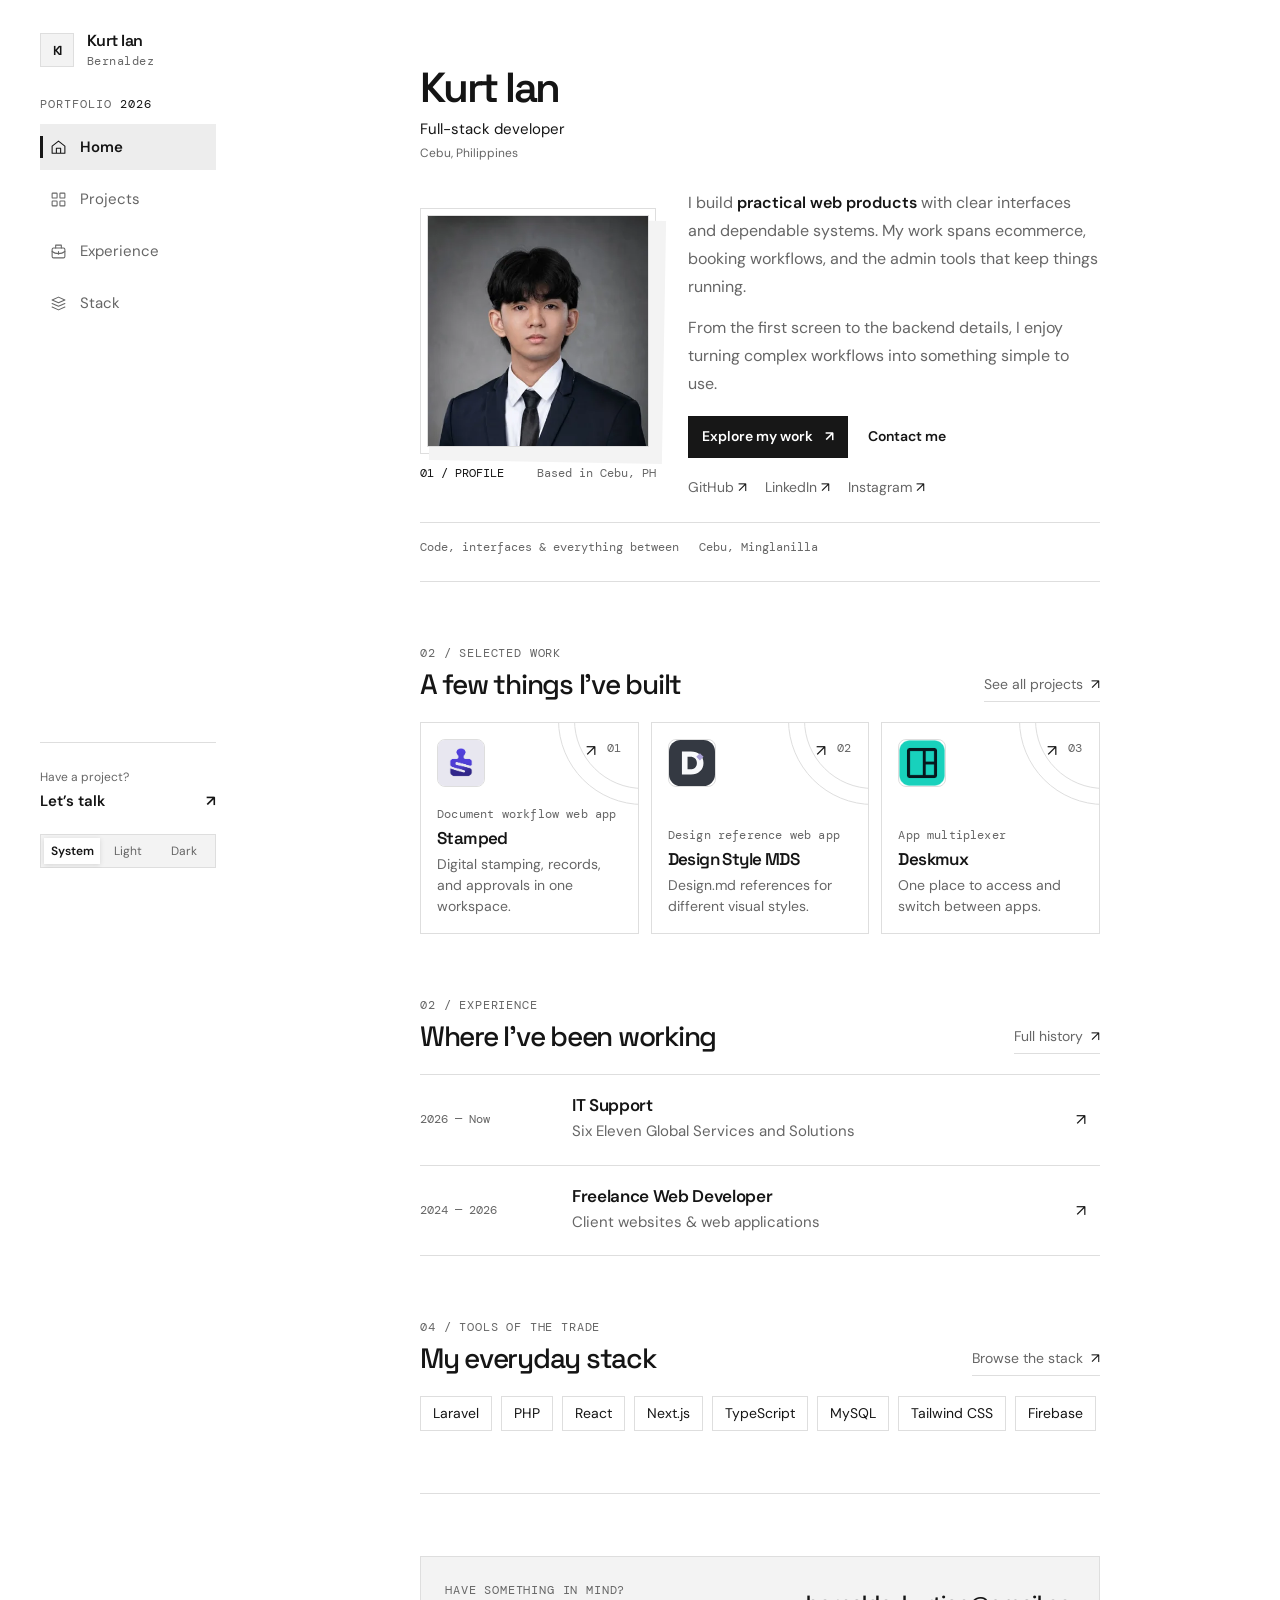
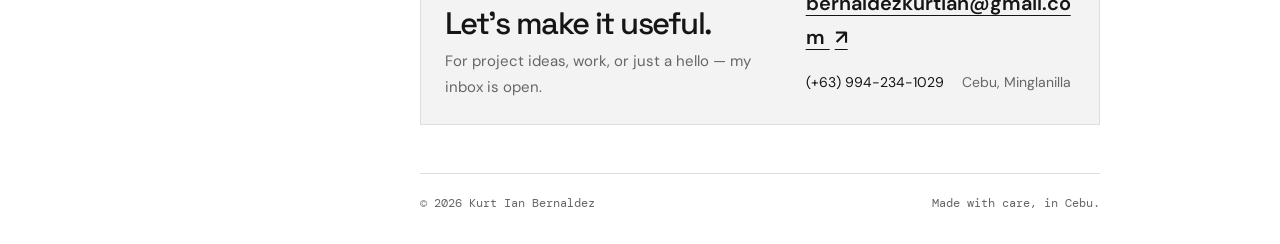
<file: index.html>
<!doctype html>
<html lang="en" data-theme="system">
<head>
    <meta charset="UTF-8">
    <meta name="viewport" content="width=device-width, initial-scale=1.0">
    <meta name="description" content="Kurt Ian Bernaldez is a full-stack developer in Cebu, Philippines, building practical web products and dependable systems.">
    <title>Kurt Ian Bernaldez — Full-Stack Developer</title>
    <link rel="icon" type="image/png" href="images/logo-favicon.png">
    <script src="scripts/main.js"></script>
    <link rel="preconnect" href="https://fonts.googleapis.com">
    <link rel="preconnect" href="https://fonts.gstatic.com" crossorigin>
    <link href="https://fonts.googleapis.com/css2?family=DM+Mono:wght@400;500&family=DM+Sans:wght@400;500;600;700&family=Space+Grotesk:wght@400;500;600;700&display=swap" rel="stylesheet">
    <link rel="stylesheet" href="styles/main.css">
</head>
<body class="home-page">
    <a class="skip-link" href="#main-content">Skip to content</a>
    <div class="site-shell">
        <aside class="sidebar" aria-label="Portfolio navigation">
            <a class="sidebar-brand" href="index.html" aria-label="Kurt Ian Bernaldez, home">
                <span class="brand-mark" aria-hidden="true">KI</span>
                <span class="brand-name">Kurt Ian<small>Bernaldez</small></span>
            </a>
            <p class="sidebar-caption">Portfolio <span>2026</span></p>
            <nav class="page-nav" aria-label="Main navigation">
                <a href="index.html" aria-current="page"><svg viewBox="0 0 24 24" aria-hidden="true"><path d="m3 10 9-7 9 7v10H3Z M9 20v-7h6v7"/></svg><span>Home</span></a>
                <a href="projects.html"><svg viewBox="0 0 24 24" aria-hidden="true"><rect x="3" y="3" width="7" height="7" rx="1"/><rect x="14" y="3" width="7" height="7" rx="1"/><rect x="3" y="14" width="7" height="7" rx="1"/><rect x="14" y="14" width="7" height="7" rx="1"/></svg><span>Projects</span></a>
                <a href="experience.html"><svg viewBox="0 0 24 24" aria-hidden="true"><rect x="3" y="7" width="18" height="14" rx="2"/><path d="M8 7V3h8v4 M3 12c5 4 13 4 18 0 M12 12v4"/></svg><span>Experience</span></a>
                <a href="stack.html"><svg viewBox="0 0 24 24" aria-hidden="true"><path d="m3 7 9-4 9 4-9 4Z M3 12l9 4 9-4 M3 17l9 4 9-4"/></svg><span>Stack</span></a>
            </nav>
            <div class="sidebar-bottom">
                <a class="sidebar-contact" href="mailto:bernaldezkurtian@gmail.com"><span>Have a project?</span><strong>Let’s talk <span aria-hidden="true">↗</span></strong></a>
                <fieldset class="theme-switcher">
                    <legend class="visually-hidden">Color theme</legend>
                    <label><input type="radio" name="theme" value="system" checked><span>System</span></label>
                    <label><input type="radio" name="theme" value="light"><span>Light</span></label>
                    <label><input type="radio" name="theme" value="dark"><span>Dark</span></label>
                </fieldset>
            </div>
        </aside>

        <div class="page-column">
            <main id="main-content" tabindex="-1">
                <section class="profile-intro" id="home" aria-labelledby="intro-title">
                    <div class="profile-heading" data-reveal>
                        <div><h1 id="intro-title">Kurt Ian</h1><p class="profile-role">Full-stack developer<br><span>Cebu, Philippines</span></p></div>
                    </div>
                    <div class="profile-body">
                        <figure class="portrait-figure" data-reveal>
                            <div class="portrait-frame"><img class="profile-photo" src="images/portrait.webp" alt="Kurt Ian Bernaldez" width="400" height="418" fetchpriority="high"></div>
                            <figcaption><span>01 / PROFILE</span><span>Based in Cebu, PH</span></figcaption>
                        </figure>
                        <div class="profile-copy" data-reveal>
                            <p class="intro-copy">I build <strong>practical web products</strong> with clear interfaces and dependable systems. My work spans ecommerce, booking workflows, and the admin tools that keep things running.</p>
                            <p class="intro-copy">From the first screen to the backend details, I enjoy turning complex workflows into something simple to use.</p>
                            <div class="profile-actions"><a class="button button-primary" href="projects.html">Explore my work <span aria-hidden="true">↗</span></a><a class="text-link" href="mailto:bernaldezkurtian@gmail.com">Contact me</a></div>
                            <div class="social-links" aria-label="Social profiles">
                                <a href="https://github.com/kurtianbernaldez" target="_blank" rel="noopener noreferrer">GitHub <span aria-hidden="true">↗</span></a>
                                <a href="https://www.linkedin.com/in/kurt-ian-bernaldez-a79a5b2b5/" target="_blank" rel="noopener noreferrer">LinkedIn <span aria-hidden="true">↗</span></a>
                                <a href="https://www.instagram.com/kvisuals.dev/" target="_blank" rel="noopener noreferrer">Instagram <span aria-hidden="true">↗</span></a>
                            </div>
                        </div>
                    </div>
                    <div class="profile-meta"><span>Code, interfaces &amp; everything between</span><span>Cebu, Minglanilla</span></div>
                </section>

                <section class="content-section selected-section" aria-labelledby="projects-title" data-reveal>
                    <div class="section-heading">
                        <div><p class="section-kicker">02 / Selected work</p><h2 id="projects-title">A few things I’ve built</h2></div>
                        <a class="section-link" href="projects.html">See all projects <span aria-hidden="true">↗</span></a>
                    </div>
                    <div class="featured-grid">
                        <a class="featured-project featured-project--stamped" href="projects.html#project-stamped">
                            <span class="featured-index">01</span><img src="images/stamped.png" alt="" width="72" height="72" loading="lazy">
                            <div><p class="project-type">Document workflow web app</p><h3>Stamped</h3><p>Digital stamping, records, and approvals in one workspace.</p></div><span class="project-arrow" aria-hidden="true">↗</span>
                        </a>
                        <a class="featured-project featured-project--styles" href="projects.html#project-design-style-mds">
                            <span class="featured-index">02</span><img src="images/design-style-mds.svg" alt="" width="72" height="72" loading="lazy">
                            <div><p class="project-type">Design reference web app</p><h3>Design Style MDS</h3><p>Design.md references for different visual styles.</p></div><span class="project-arrow" aria-hidden="true">↗</span>
                        </a>
                        <a class="featured-project featured-project--deskmux" href="projects.html#project-deskmux">
                            <span class="featured-index">03</span><img src="images/deskmux-logo.png" alt="" width="72" height="72" loading="lazy">
                            <div><p class="project-type">App multiplexer</p><h3>Deskmux</h3><p>One place to access and switch between apps.</p></div><span class="project-arrow" aria-hidden="true">↗</span>
                        </a>
                    </div>
                </section>

                <section class="content-section" aria-labelledby="experience-title" data-reveal>
                    <div class="section-heading">
                        <div><p class="section-kicker">02 / Experience</p><h2 id="experience-title">Where I’ve been working</h2></div>
                        <a class="section-link" href="experience.html">Full history <span aria-hidden="true">↗</span></a>
                    </div>
                    <ol class="experience-preview">
                        <li><a class="experience-preview-link" href="experience.html"><time datetime="2026-09">2026 — Now</time><div><h3>IT Support</h3><p>Six Eleven Global Services and Solutions</p></div><span class="list-arrow" aria-hidden="true">↗</span></a></li>
                        <li><a class="experience-preview-link" href="experience.html"><time datetime="2024">2024 — 2026</time><div><h3>Freelance Web Developer</h3><p>Client websites &amp; web applications</p></div><span class="list-arrow" aria-hidden="true">↗</span></a></li>
                    </ol>
                </section>

                <section class="content-section stack-preview" aria-labelledby="stack-title" data-reveal>
                    <div class="section-heading">
                        <div><p class="section-kicker">04 / Tools of the trade</p><h2 id="stack-title">My everyday stack</h2></div>
                        <a class="section-link" href="stack.html">Browse the stack <span aria-hidden="true">↗</span></a>
                    </div>
                    <ul class="stack-tags"><li>Laravel</li><li>PHP</li><li>React</li><li>Next.js</li><li>TypeScript</li><li>MySQL</li><li>Tailwind CSS</li><li>Firebase</li></ul>
                </section>

                <section class="contact-panel" id="contact" aria-labelledby="contact-title" data-reveal>
                    <div><p class="section-kicker">Have something in mind?</p><h2 id="contact-title">Let’s make it useful.</h2><p>For project ideas, work, or just a hello — my inbox is open.</p></div>
                    <div class="contact-panel-details"><a class="contact-email" href="mailto:bernaldezkurtian@gmail.com">bernaldezkurtian@gmail.com <span aria-hidden="true">↗</span></a><div><a href="tel:+639942341029">(+63) 994-234-1029</a><span>Cebu, Minglanilla</span></div></div>
                </section>
            </main>
            <footer class="site-footer"><p>© 2026 Kurt Ian Bernaldez</p><p>Made with care, in Cebu.</p></footer>
        </div>
    </div>
</body>
</html>
</file>
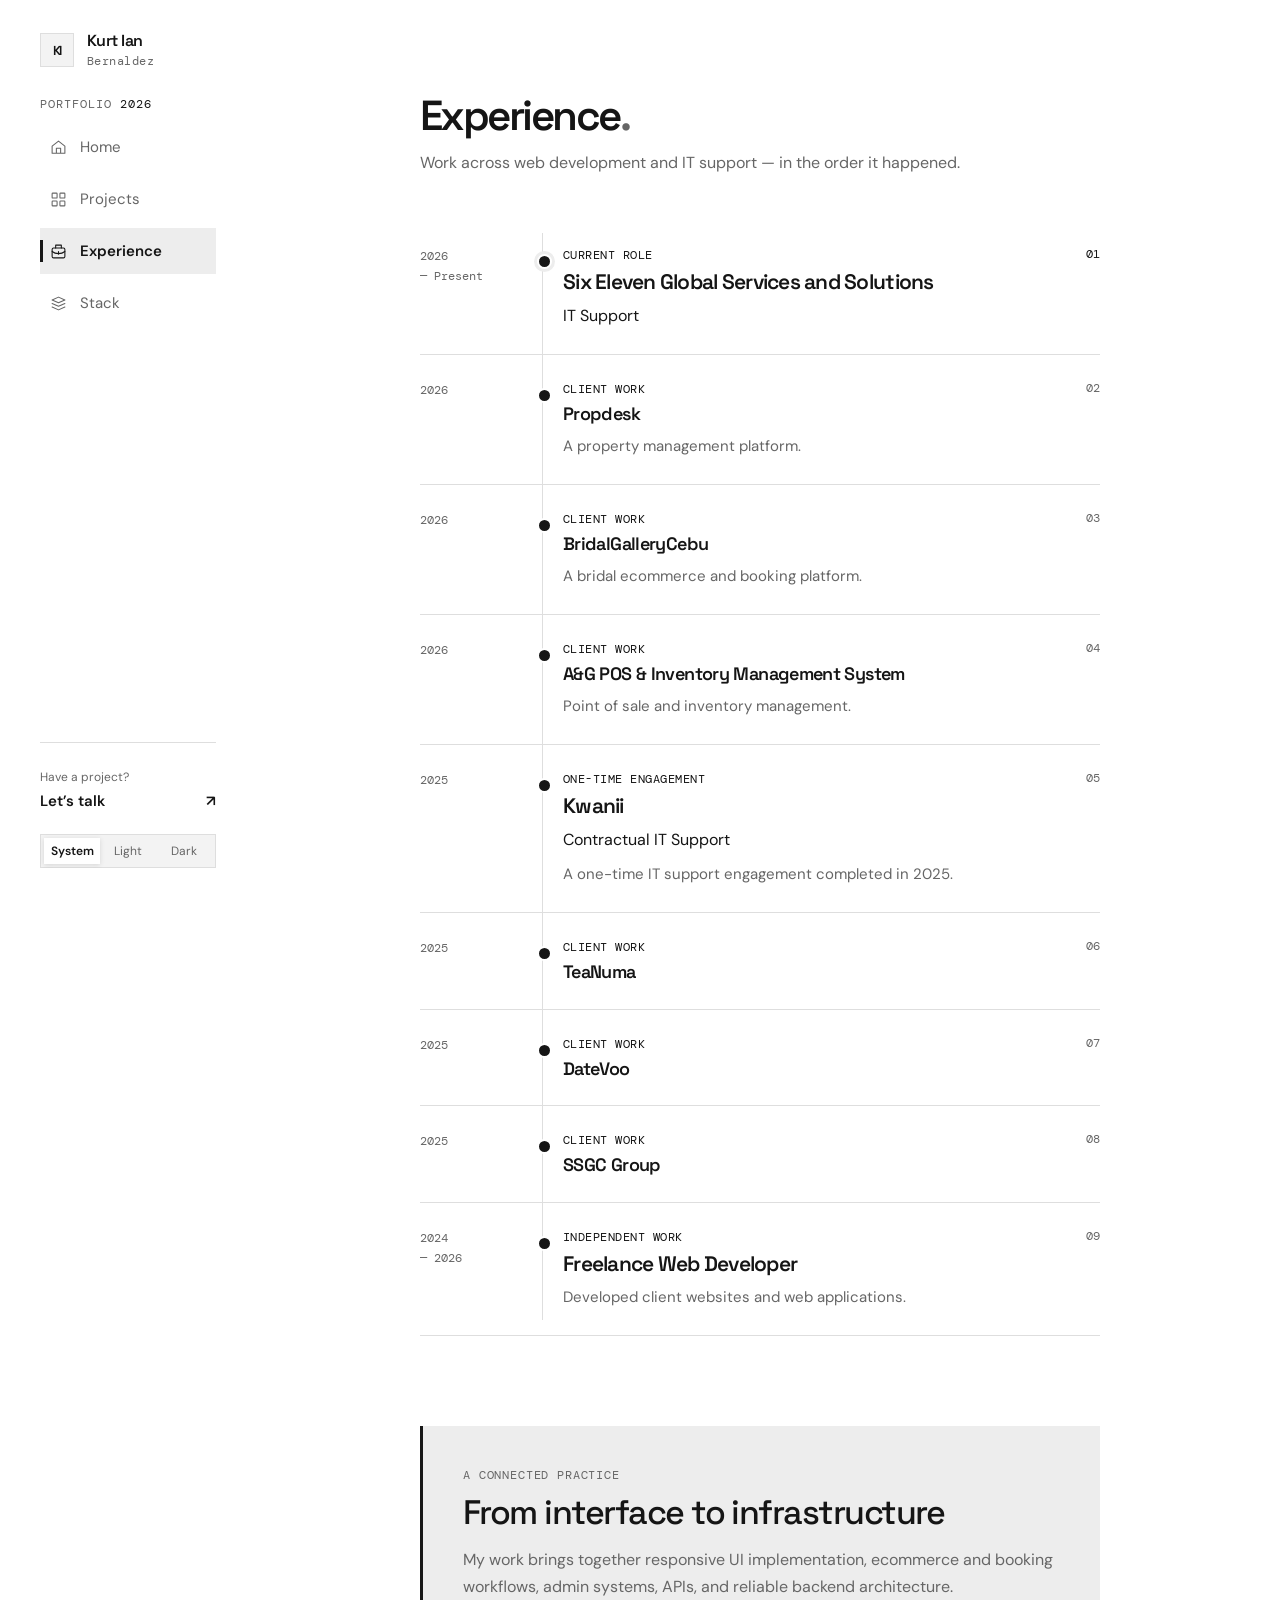
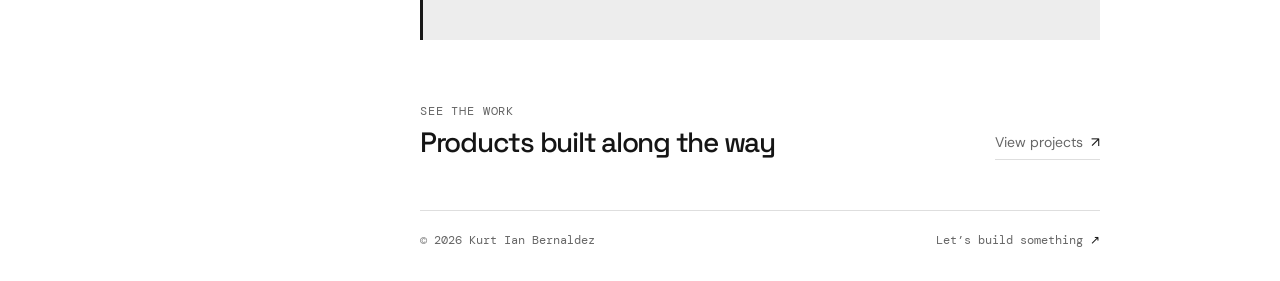
<file: experience.html>
<!doctype html>
<html lang="en" data-theme="system">
<head>
    <meta charset="UTF-8">
    <meta name="viewport" content="width=device-width, initial-scale=1.0">
    <meta name="description" content="Kurt Ian Bernaldez’s experience in IT support and freelance web development.">
    <title>Experience — Kurt Ian Bernaldez</title>
    <link rel="icon" type="image/png" href="images/logo-favicon.png">
    <script src="scripts/main.js"></script>
    <link rel="preconnect" href="https://fonts.googleapis.com">
    <link rel="preconnect" href="https://fonts.gstatic.com" crossorigin>
    <link href="https://fonts.googleapis.com/css2?family=DM+Mono:wght@400;500&family=DM+Sans:wght@400;500;600;700&family=Space+Grotesk:wght@400;500;600;700&display=swap" rel="stylesheet">
    <link rel="stylesheet" href="styles/main.css">
</head>
<body class="experience-page">
    <a class="skip-link" href="#main-content">Skip to content</a>
    <div class="site-shell">
        <aside class="sidebar" aria-label="Portfolio navigation">
            <a class="sidebar-brand" href="index.html" aria-label="Kurt Ian Bernaldez, home"><span class="brand-mark" aria-hidden="true">KI</span><span class="brand-name">Kurt Ian<small>Bernaldez</small></span></a>
            <p class="sidebar-caption">Portfolio <span>2026</span></p>
            <nav class="page-nav" aria-label="Main navigation">
                <a href="index.html"><svg viewBox="0 0 24 24" aria-hidden="true"><path d="m3 10 9-7 9 7v10H3Z M9 20v-7h6v7"/></svg><span>Home</span></a>
                <a href="projects.html"><svg viewBox="0 0 24 24" aria-hidden="true"><rect x="3" y="3" width="7" height="7" rx="1"/><rect x="14" y="3" width="7" height="7" rx="1"/><rect x="3" y="14" width="7" height="7" rx="1"/><rect x="14" y="14" width="7" height="7" rx="1"/></svg><span>Projects</span></a>
                <a href="experience.html" aria-current="page"><svg viewBox="0 0 24 24" aria-hidden="true"><rect x="3" y="7" width="18" height="14" rx="2"/><path d="M8 7V3h8v4 M3 12c5 4 13 4 18 0 M12 12v4"/></svg><span>Experience</span></a>
                <a href="stack.html"><svg viewBox="0 0 24 24" aria-hidden="true"><path d="m3 7 9-4 9 4-9 4Z M3 12l9 4 9-4 M3 17l9 4 9-4"/></svg><span>Stack</span></a>
            </nav>
            <div class="sidebar-bottom">
                <a class="sidebar-contact" href="mailto:bernaldezkurtian@gmail.com"><span>Have a project?</span><strong>Let’s talk <span aria-hidden="true">↗</span></strong></a>
                <fieldset class="theme-switcher"><legend class="visually-hidden">Color theme</legend><label><input type="radio" name="theme" value="system" checked><span>System</span></label><label><input type="radio" name="theme" value="light"><span>Light</span></label><label><input type="radio" name="theme" value="dark"><span>Dark</span></label></fieldset>
            </div>
        </aside>

        <div class="page-column">
            <main id="main-content" tabindex="-1">
                <header class="page-header" data-reveal>
                    <h1>Experience<span class="name-period">.</span></h1>
                    <p>Work across web development and IT support — in the order it happened.</p>
                </header>

                <ol class="timeline" aria-label="Work history">
                    <li class="timeline-item timeline-current" data-reveal>
                        <p class="timeline-period"><time datetime="2026">2026</time><br>— Present</p>
                        <div class="timeline-content"><p class="timeline-kind">Current role</p><h2>Six Eleven Global Services and Solutions</h2><p class="timeline-role">IT Support</p></div>
                        <span class="timeline-mark" aria-hidden="true">01</span>
                    </li>
                    <li class="timeline-item timeline-project" data-reveal>
                        <p class="timeline-period"><time datetime="2026">2026</time></p>
                        <div class="timeline-content"><p class="timeline-kind">Client work</p><h2>Propdesk</h2><p class="timeline-description">A property management platform.</p></div>
                        <span class="timeline-mark" aria-hidden="true">02</span>
                    </li>
                    <li class="timeline-item timeline-project" data-reveal>
                        <p class="timeline-period"><time datetime="2026">2026</time></p>
                        <div class="timeline-content"><p class="timeline-kind">Client work</p><h2>BridalGalleryCebu</h2><p class="timeline-description">A bridal ecommerce and booking platform.</p></div>
                        <span class="timeline-mark" aria-hidden="true">03</span>
                    </li>
                    <li class="timeline-item timeline-project" data-reveal>
                        <p class="timeline-period"><time datetime="2026">2026</time></p>
                        <div class="timeline-content"><p class="timeline-kind">Client work</p><h2>A&amp;G POS &amp; Inventory Management System</h2><p class="timeline-description">Point of sale and inventory management.</p></div>
                        <span class="timeline-mark" aria-hidden="true">04</span>
                    </li>
                    <li class="timeline-item" data-reveal>
                        <p class="timeline-period"><time datetime="2025">2025</time></p>
                        <div class="timeline-content"><p class="timeline-kind">One-time engagement</p><h2>Kwanii</h2><p class="timeline-role">Contractual IT Support</p><p class="timeline-description">A one-time IT support engagement completed in 2025.</p></div>
                        <span class="timeline-mark" aria-hidden="true">05</span>
                    </li>
                    <li class="timeline-item timeline-project" data-reveal>
                        <p class="timeline-period"><time datetime="2025">2025</time></p>
                        <div class="timeline-content"><p class="timeline-kind">Client work</p><h2>TeaNuma</h2></div>
                        <span class="timeline-mark" aria-hidden="true">06</span>
                    </li>
                    <li class="timeline-item timeline-project" data-reveal>
                        <p class="timeline-period"><time datetime="2025">2025</time></p>
                        <div class="timeline-content"><p class="timeline-kind">Client work</p><h2>DateVoo</h2></div>
                        <span class="timeline-mark" aria-hidden="true">07</span>
                    </li>
                    <li class="timeline-item timeline-project" data-reveal>
                        <p class="timeline-period"><time datetime="2025">2025</time></p>
                        <div class="timeline-content"><p class="timeline-kind">Client work</p><h2>SSGC Group</h2></div>
                        <span class="timeline-mark" aria-hidden="true">08</span>
                    </li>
                    <li class="timeline-item" data-reveal>
                        <p class="timeline-period"><time datetime="2024">2024</time><br>— 2026</p>
                        <div class="timeline-content"><p class="timeline-kind">Independent work</p><h2>Freelance Web Developer</h2><p class="timeline-description">Developed client websites and web applications.</p></div>
                        <span class="timeline-mark" aria-hidden="true">09</span>
                    </li>
                </ol>

                <section class="practice-note" aria-labelledby="practice-title" data-reveal><p class="section-kicker">A connected practice</p><h2 id="practice-title">From interface to infrastructure</h2><p>My work brings together responsive UI implementation, ecommerce and booking workflows, admin systems, APIs, and reliable backend architecture.</p></section>
                <section class="content-section next-step" aria-labelledby="work-title" data-reveal><div class="section-heading"><div><p class="section-kicker">See the work</p><h2 id="work-title">Products built along the way</h2></div><a class="section-link" href="projects.html">View projects <span aria-hidden="true">↗</span></a></div></section>
            </main>
            <footer class="site-footer"><p>© 2026 Kurt Ian Bernaldez</p><a href="mailto:bernaldezkurtian@gmail.com">Let’s build something <span aria-hidden="true">↗</span></a></footer>
        </div>
    </div>
</body>
</html>
</file>
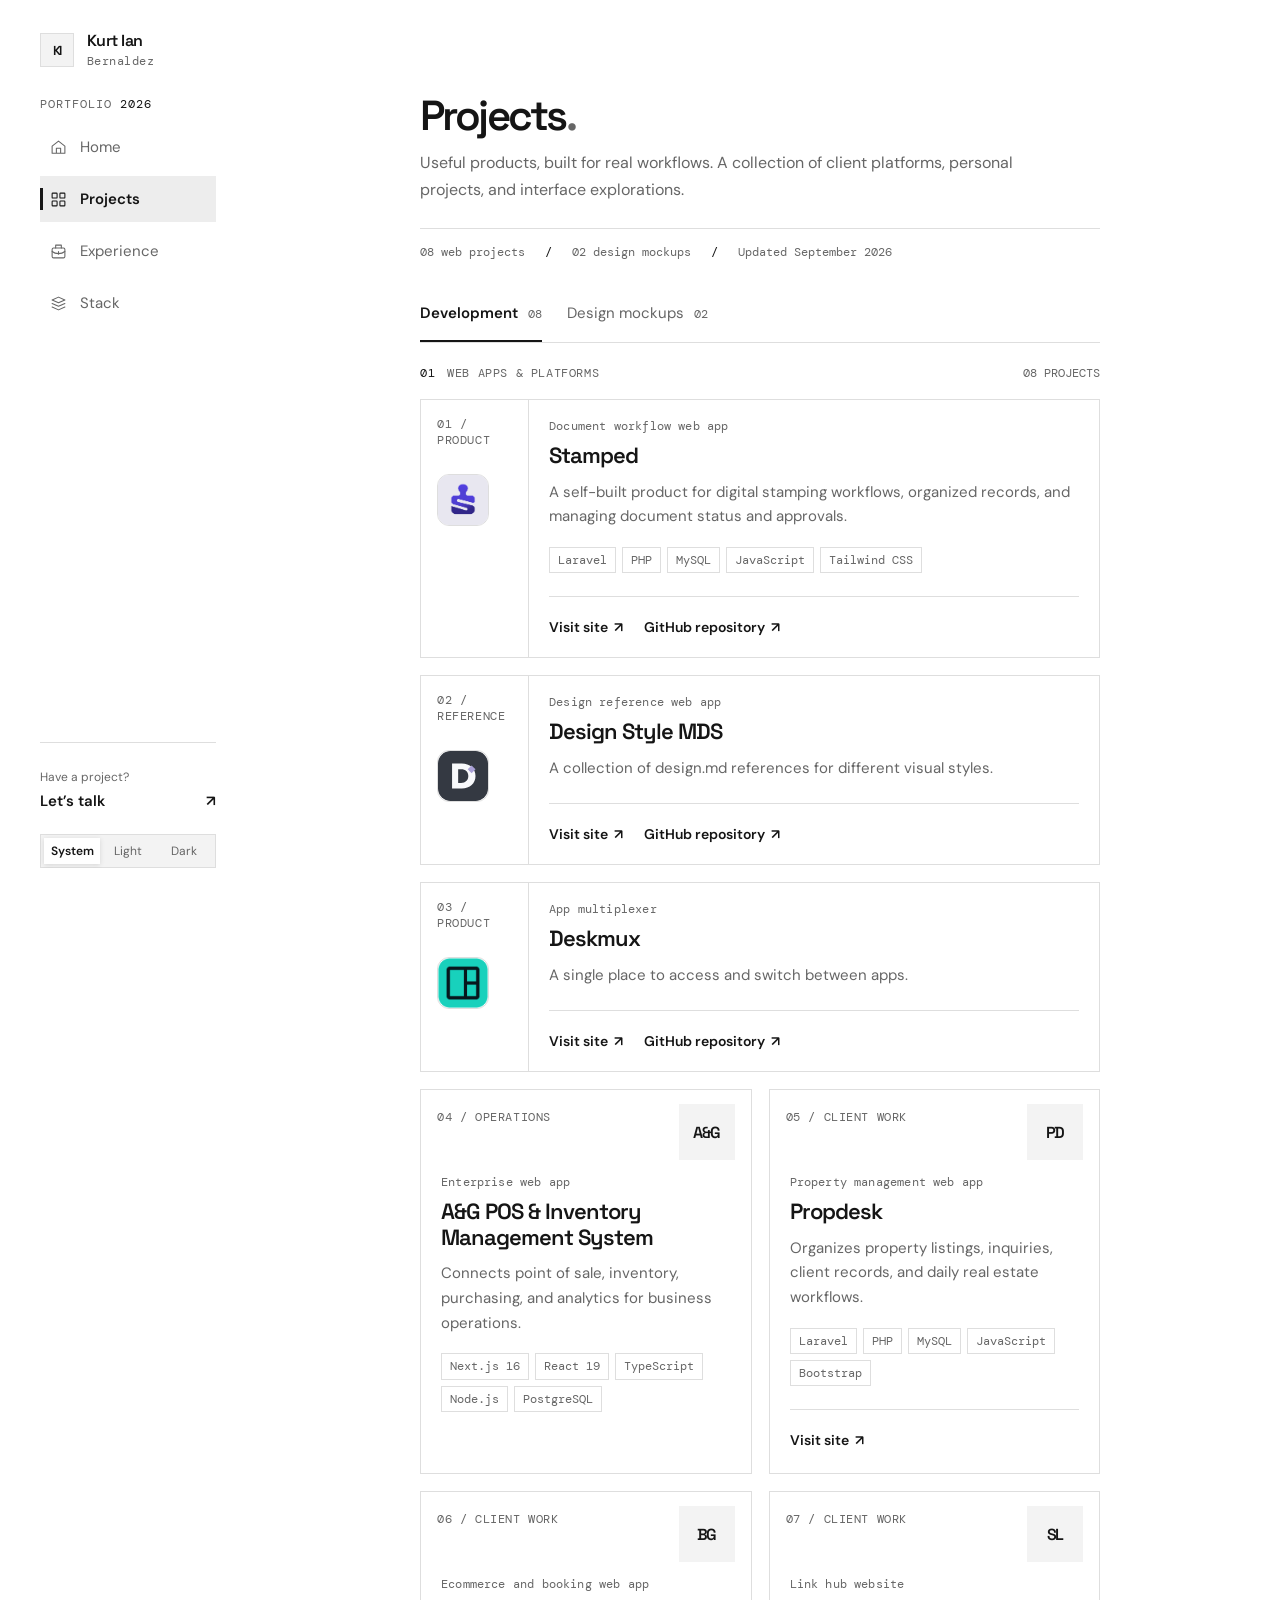
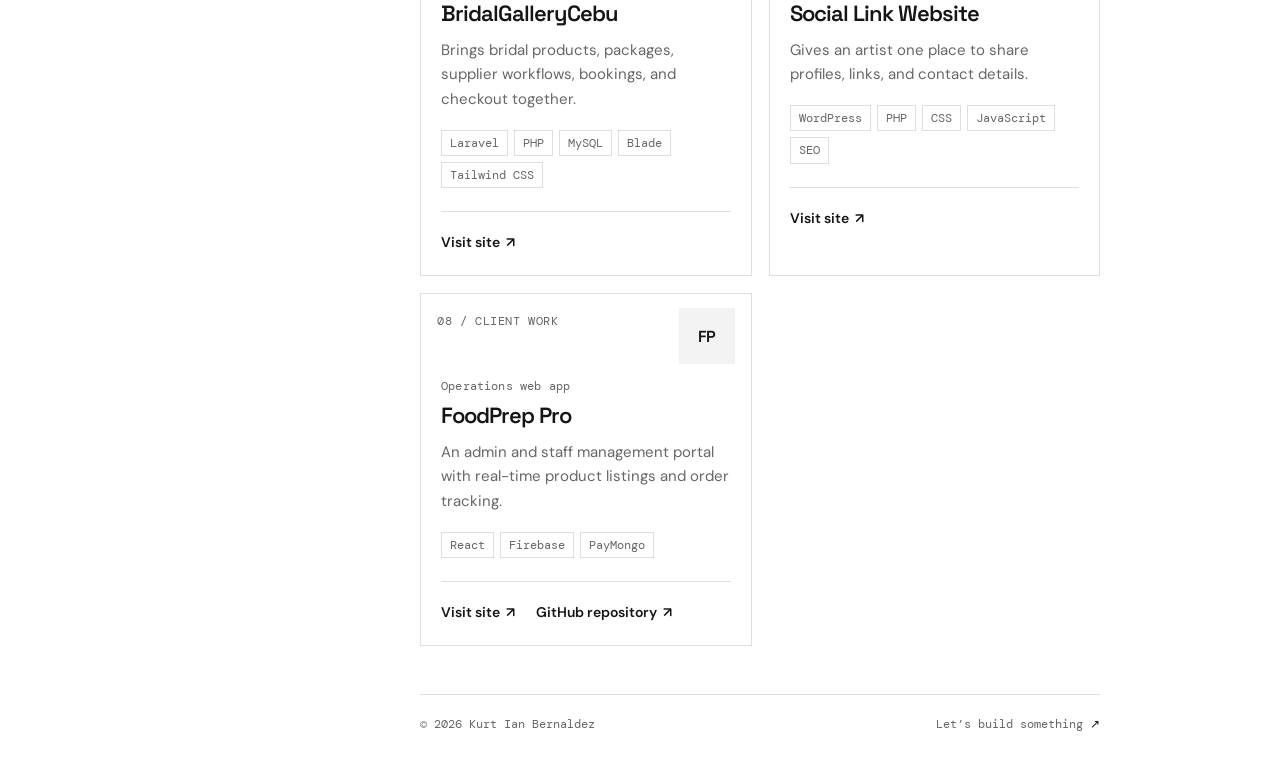
<file: projects.html>
<!doctype html>
<html lang="en" data-theme="system">
<head>
    <meta charset="UTF-8">
    <meta name="viewport" content="width=device-width, initial-scale=1.0">
    <meta name="description" content="Web applications, ecommerce platforms, and interface design explorations by Kurt Ian Bernaldez.">
    <title>Projects — Kurt Ian Bernaldez</title>
    <link rel="icon" type="image/png" href="images/logo-favicon.png">
    <script src="scripts/main.js"></script>
    <link rel="preconnect" href="https://fonts.googleapis.com">
    <link rel="preconnect" href="https://fonts.gstatic.com" crossorigin>
    <link href="https://fonts.googleapis.com/css2?family=DM+Mono:wght@400;500&family=DM+Sans:wght@400;500;600;700&family=Space+Grotesk:wght@400;500;600;700&display=swap" rel="stylesheet">
    <link rel="stylesheet" href="styles/main.css">
    <script src="scripts/projects.js" defer></script>
</head>
<body class="projects-page">
    <a class="skip-link" href="#main-content">Skip to content</a>
    <div class="site-shell">
        <aside class="sidebar" aria-label="Portfolio navigation">
            <a class="sidebar-brand" href="index.html" aria-label="Kurt Ian Bernaldez, home"><span class="brand-mark" aria-hidden="true">KI</span><span class="brand-name">Kurt Ian<small>Bernaldez</small></span></a>
            <p class="sidebar-caption">Portfolio <span>2026</span></p>
            <nav class="page-nav" aria-label="Main navigation">
                <a href="index.html"><svg viewBox="0 0 24 24" aria-hidden="true"><path d="m3 10 9-7 9 7v10H3Z M9 20v-7h6v7"/></svg><span>Home</span></a>
                <a href="projects.html" aria-current="page"><svg viewBox="0 0 24 24" aria-hidden="true"><rect x="3" y="3" width="7" height="7" rx="1"/><rect x="14" y="3" width="7" height="7" rx="1"/><rect x="3" y="14" width="7" height="7" rx="1"/><rect x="14" y="14" width="7" height="7" rx="1"/></svg><span>Projects</span></a>
                <a href="experience.html"><svg viewBox="0 0 24 24" aria-hidden="true"><rect x="3" y="7" width="18" height="14" rx="2"/><path d="M8 7V3h8v4 M3 12c5 4 13 4 18 0 M12 12v4"/></svg><span>Experience</span></a>
                <a href="stack.html"><svg viewBox="0 0 24 24" aria-hidden="true"><path d="m3 7 9-4 9 4-9 4Z M3 12l9 4 9-4 M3 17l9 4 9-4"/></svg><span>Stack</span></a>
            </nav>
            <div class="sidebar-bottom">
                <a class="sidebar-contact" href="mailto:bernaldezkurtian@gmail.com"><span>Have a project?</span><strong>Let’s talk <span aria-hidden="true">↗</span></strong></a>
                <fieldset class="theme-switcher"><legend class="visually-hidden">Color theme</legend><label><input type="radio" name="theme" value="system" checked><span>System</span></label><label><input type="radio" name="theme" value="light"><span>Light</span></label><label><input type="radio" name="theme" value="dark"><span>Dark</span></label></fieldset>
            </div>
        </aside>

        <div class="page-column">
            <main id="main-content" tabindex="-1">
                <header class="page-header" data-reveal>
                    <h1>Projects<span class="name-period">.</span></h1>
                    <p>Useful products, built for real workflows. A collection of client platforms, personal projects, and interface explorations.</p>
                    <div class="page-header-meta"><span>08 web projects</span><span>02 design mockups</span><span>Updated September 2026</span></div>
                </header>

                <div class="project-view" role="tablist" aria-label="Project collection" hidden>
                    <button id="development-tab" class="view-tab" type="button" role="tab" aria-selected="true" aria-controls="development-panel" tabindex="0" data-project-view="development">Development <span>08</span></button>
                    <button id="mockups-tab" class="view-tab" type="button" role="tab" aria-selected="false" aria-controls="mockups-panel" tabindex="-1" data-project-view="mockups">Design mockups <span>02</span></button>
                </div>

                <section class="project-panel" id="development-panel" data-project-panel="development" aria-labelledby="development-heading">
                    <h2 class="panel-heading" id="development-heading"><span>01</span>Web apps &amp; platforms <small>08 projects</small></h2>
                    <div class="projects-grid">
                        <article class="project-card project-card--logo" id="project-stamped" data-reveal>
                            <div class="project-card-top"><span class="project-index">01 / PRODUCT</span><img src="images/stamped.png" alt="" class="project-logo" width="56" height="56" loading="lazy"></div>
                            <div class="project-content"><p class="project-type">Document workflow web app</p><h3 class="project-name">Stamped</h3><p class="project-description">A self-built product for digital stamping workflows, organized records, and managing document status and approvals.</p>
                                <ul class="project-tech" aria-label="Technologies"><li>Laravel</li><li>PHP</li><li>MySQL</li><li>JavaScript</li><li>Tailwind CSS</li></ul>
                                <div class="project-links"><a href="https://stamped.kurtian.dev/" target="_blank" rel="noopener noreferrer" class="project-link">Visit site</a><a href="https://github.com/kurtianbernaldez/stamped" target="_blank" rel="noopener noreferrer" class="project-link">GitHub repository</a></div>
                            </div>
                        </article>
                        <article class="project-card project-card--logo" id="project-design-style-mds" data-reveal>
                            <div class="project-card-top"><span class="project-index">02 / REFERENCE</span><img src="images/design-style-mds.svg" alt="" class="project-logo" width="56" height="56" loading="lazy"></div>
                            <div class="project-content"><p class="project-type">Design reference web app</p><h3 class="project-name">Design Style MDS</h3><p class="project-description">A collection of design.md references for different visual styles.</p>
                                <div class="project-links"><a href="https://styles.kurtian.dev/" target="_blank" rel="noopener noreferrer" class="project-link">Visit site</a><a href="https://github.com/kurtianbernaldez/design-style-mds" target="_blank" rel="noopener noreferrer" class="project-link">GitHub repository</a></div>
                            </div>
                        </article>
                        <article class="project-card project-card--logo" id="project-deskmux" data-reveal>
                            <div class="project-card-top"><span class="project-index">03 / PRODUCT</span><img src="images/deskmux-logo.png" alt="" class="project-logo" width="56" height="56" loading="lazy"></div>
                            <div class="project-content"><p class="project-type">App multiplexer</p><h3 class="project-name">Deskmux</h3><p class="project-description">A single place to access and switch between apps.</p>
                                <div class="project-links"><a href="https://deskmux.kurtian.dev/" target="_blank" rel="noopener noreferrer" class="project-link">Visit site</a><a href="https://github.com/kurtianbernaldez/DeskMux" target="_blank" rel="noopener noreferrer" class="project-link">GitHub repository</a></div>
                            </div>
                        </article>
                        <article class="project-card" id="project-ag-pos" data-reveal>
                            <div class="project-card-top"><span class="project-index">04 / OPERATIONS</span><span class="project-mark project-mark--lime" aria-hidden="true">A&amp;G</span></div>
                            <div class="project-content"><p class="project-type">Enterprise web app</p><h3 class="project-name">A&amp;G POS &amp; Inventory Management System</h3><p class="project-description">Connects point of sale, inventory, purchasing, and analytics for business operations.</p>
                                <ul class="project-tech" aria-label="Technologies"><li>Next.js 16</li><li>React 19</li><li>TypeScript</li><li>Node.js</li><li>PostgreSQL</li></ul>
                            </div>
                        </article>
                        <article class="project-card" id="project-propdesk" data-reveal>
                            <div class="project-card-top"><span class="project-index">05 / CLIENT WORK</span><span class="project-mark project-mark--blue" aria-hidden="true">PD</span></div>
                            <div class="project-content"><p class="project-type">Property management web app</p><h3 class="project-name">Propdesk</h3><p class="project-description">Organizes property listings, inquiries, client records, and daily real estate workflows.</p>
                                <ul class="project-tech" aria-label="Technologies"><li>Laravel</li><li>PHP</li><li>MySQL</li><li>JavaScript</li><li>Bootstrap</li></ul>
                                <div class="project-links"><a href="https://propdesk.ph" target="_blank" rel="noopener noreferrer" class="project-link">Visit site</a></div>
                            </div>
                        </article>
                        <article class="project-card" id="project-bridalgallerycebu" data-reveal>
                            <div class="project-card-top"><span class="project-index">06 / CLIENT WORK</span><span class="project-mark project-mark--rose" aria-hidden="true">BG</span></div>
                            <div class="project-content"><p class="project-type">Ecommerce and booking web app</p><h3 class="project-name">BridalGalleryCebu</h3><p class="project-description">Brings bridal products, packages, supplier workflows, bookings, and checkout together.</p>
                                <ul class="project-tech" aria-label="Technologies"><li>Laravel</li><li>PHP</li><li>MySQL</li><li>Blade</li><li>Tailwind CSS</li></ul>
                                <div class="project-links"><a href="https://bridagallerycebu.com" target="_blank" rel="noopener noreferrer" class="project-link">Visit site</a></div>
                            </div>
                        </article>
                        <article class="project-card" id="project-social-link-website" data-reveal>
                            <div class="project-card-top"><span class="project-index">07 / CLIENT WORK</span><span class="project-mark project-mark--violet" aria-hidden="true">SL</span></div>
                            <div class="project-content"><p class="project-type">Link hub website</p><h3 class="project-name">Social Link Website</h3><p class="project-description">Gives an artist one place to share profiles, links, and contact details.</p>
                                <ul class="project-tech" aria-label="Technologies"><li>WordPress</li><li>PHP</li><li>CSS</li><li>JavaScript</li><li>SEO</li></ul>
                                <div class="project-links"><a href="https://wetsoggy.42web.io/?i=1" target="_blank" rel="noopener noreferrer" class="project-link">Visit site</a></div>
                            </div>
                        </article>
                        <article class="project-card" id="project-foodprep-pro" data-reveal>
                            <div class="project-card-top"><span class="project-index">08 / CLIENT WORK</span><span class="project-mark project-mark--orange" aria-hidden="true">FP</span></div>
                            <div class="project-content"><p class="project-type">Operations web app</p><h3 class="project-name">FoodPrep Pro</h3><p class="project-description">An admin and staff management portal with real-time product listings and order tracking.</p>
                                <ul class="project-tech" aria-label="Technologies"><li>React</li><li>Firebase</li><li>PayMongo</li></ul>
                                <div class="project-links"><a href="https://orderup-14fbd.web.app/" target="_blank" rel="noopener noreferrer" class="project-link">Visit site</a><a href="https://github.com/kurtianbernaldez/FoodPrepPro" target="_blank" rel="noopener noreferrer" class="project-link">GitHub repository</a></div>
                            </div>
                        </article>
                    </div>
                </section>

                <section class="project-panel" id="mockups-panel" data-project-panel="mockups" aria-labelledby="mockups-heading">
                    <h2 class="panel-heading" id="mockups-heading"><span>02</span>Visual studies &amp; interface concepts <small>02 explorations</small></h2>
                    <div class="projects-grid mockups-grid">
                        <article class="project-card mockup-card" id="mockup-aprilia-rsv4" data-reveal>
                            <a class="project-art" href="https://www.figma.com/design/qpyJOoWdomsfnEDmQfnh3H/RSV4-Landing-Page?node-id=0-1&t=IqPNbV1lEOuDc8Mv-1" target="_blank" rel="noopener noreferrer" aria-label="View the Aprilia RSV4 landing page mockup on Figma"><img src="images/projects/mockups/mockup-1.webp" alt="Aprilia RSV4 Factory 1100 landing page mockup" width="699" height="392" loading="lazy"></a>
                            <div class="project-content"><p class="project-type">Landing page mockup</p><h3 class="project-name">Aprilia RSV4 Factory 1100</h3><p class="project-description">A bold landing page concept shaped around the motorcycle’s racing identity.</p><div class="project-links"><a href="https://www.figma.com/design/qpyJOoWdomsfnEDmQfnh3H/RSV4-Landing-Page?node-id=0-1&t=IqPNbV1lEOuDc8Mv-1" target="_blank" rel="noopener noreferrer" class="project-link">View on Figma</a></div></div>
                        </article>
                        <article class="project-card mockup-card mockup-card--portrait" id="mockup-kachava" data-reveal>
                            <a class="project-art" href="https://www.figma.com/design/uK1K3j7dJtIgjfFszCb6IS/Ka-Chava-Redesign?node-id=0-1&t=lfhqPc9jXh352U9C-1" target="_blank" rel="noopener noreferrer" aria-label="View the Ka’Chava homepage redesign on Figma"><img src="images/projects/mockups/mockup-2.webp" alt="Ka’Chava homepage redesign mockup" width="699" height="874" loading="lazy"></a>
                            <div class="project-content"><p class="project-type">Homepage redesign</p><h3 class="project-name">Ka’Chava</h3><p class="project-description">A homepage concept focused on clearer content, easier navigation, and conversion.</p><div class="project-links"><a href="https://www.figma.com/design/uK1K3j7dJtIgjfFszCb6IS/Ka-Chava-Redesign?node-id=0-1&t=lfhqPc9jXh352U9C-1" target="_blank" rel="noopener noreferrer" class="project-link">View on Figma</a></div></div>
                        </article>
                    </div>
                </section>

                <noscript><p class="noscript-note">JavaScript is off, so both project collections are shown together.</p></noscript>
            </main>
            <footer class="site-footer"><p>© 2026 Kurt Ian Bernaldez</p><a href="mailto:bernaldezkurtian@gmail.com">Let’s build something <span aria-hidden="true">↗</span></a></footer>
        </div>
    </div>
</body>
</html>
</file>
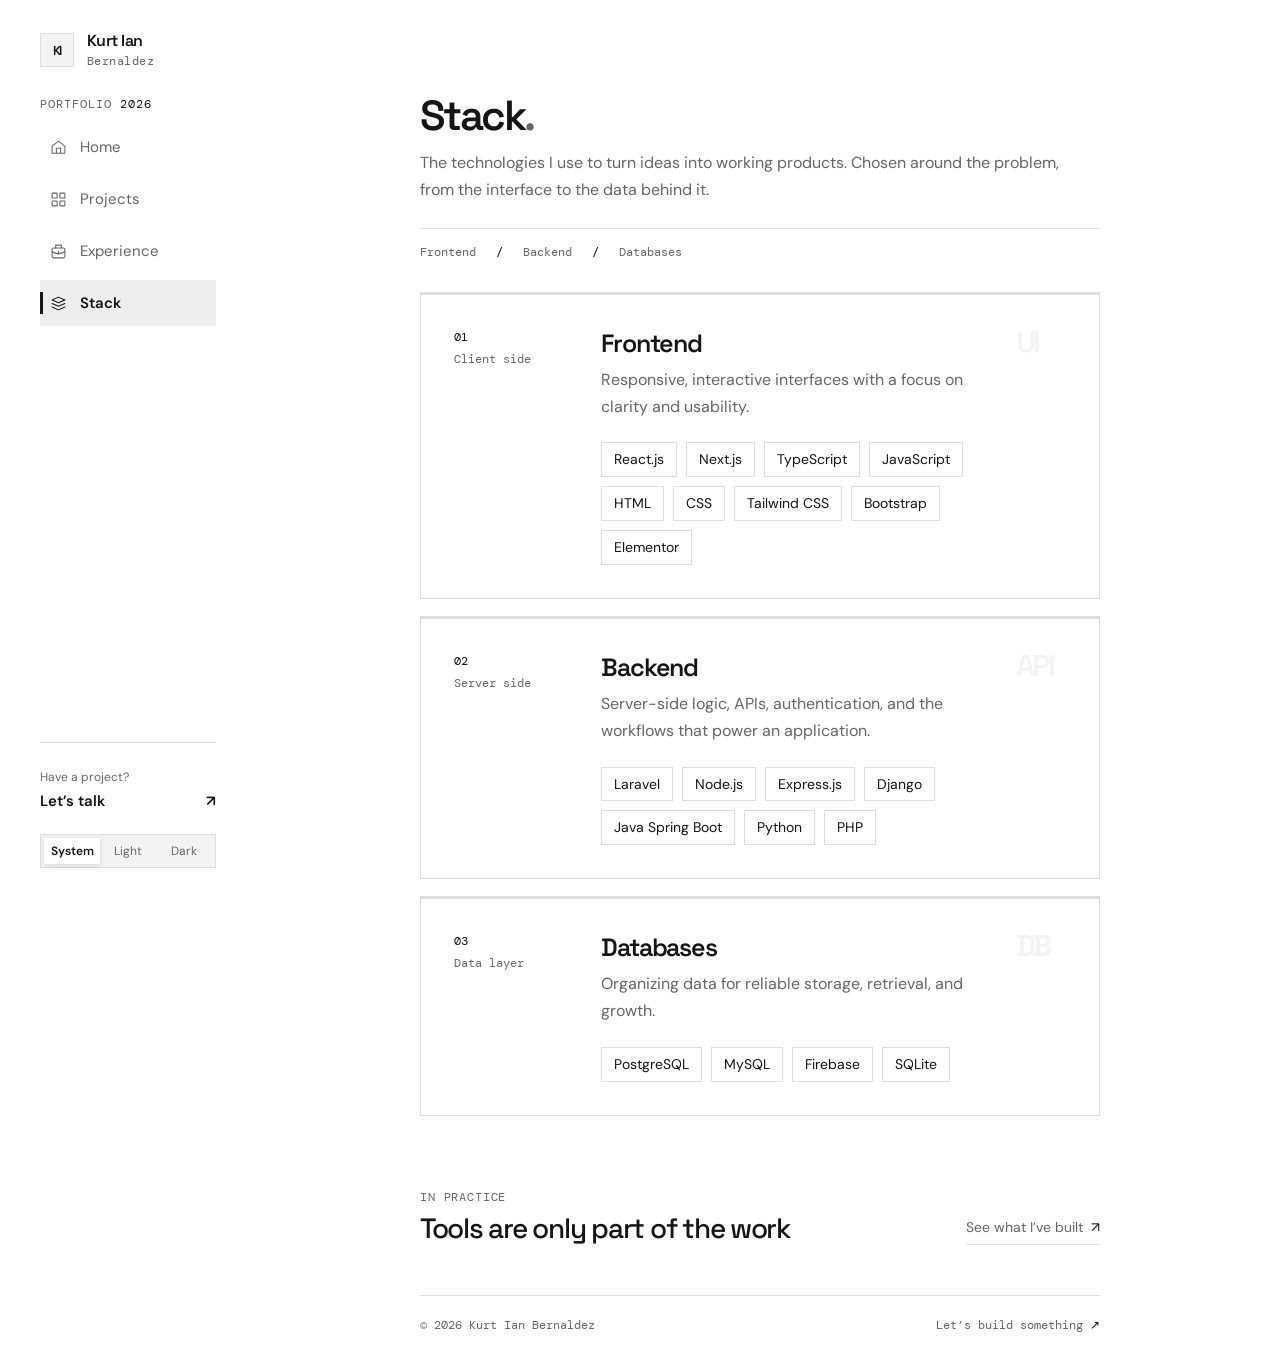
<file: stack.html>
<!doctype html>
<html lang="en" data-theme="system">
<head>
    <meta charset="UTF-8">
    <meta name="viewport" content="width=device-width, initial-scale=1.0">
    <meta name="description" content="The frontend, backend, and database technologies Kurt Ian Bernaldez uses to build practical web applications.">
    <title>Stack — Kurt Ian Bernaldez</title>
    <link rel="icon" type="image/png" href="images/logo-favicon.png">
    <script src="scripts/main.js"></script>
    <link rel="preconnect" href="https://fonts.googleapis.com">
    <link rel="preconnect" href="https://fonts.gstatic.com" crossorigin>
    <link href="https://fonts.googleapis.com/css2?family=DM+Mono:wght@400;500&family=DM+Sans:wght@400;500;600;700&family=Space+Grotesk:wght@400;500;600;700&display=swap" rel="stylesheet">
    <link rel="stylesheet" href="styles/main.css">
</head>
<body class="stack-page">
    <a class="skip-link" href="#main-content">Skip to content</a>
    <div class="site-shell">
        <aside class="sidebar" aria-label="Portfolio navigation">
            <a class="sidebar-brand" href="index.html" aria-label="Kurt Ian Bernaldez, home"><span class="brand-mark" aria-hidden="true">KI</span><span class="brand-name">Kurt Ian<small>Bernaldez</small></span></a>
            <p class="sidebar-caption">Portfolio <span>2026</span></p>
            <nav class="page-nav" aria-label="Main navigation">
                <a href="index.html"><svg viewBox="0 0 24 24" aria-hidden="true"><path d="m3 10 9-7 9 7v10H3Z M9 20v-7h6v7"/></svg><span>Home</span></a>
                <a href="projects.html"><svg viewBox="0 0 24 24" aria-hidden="true"><rect x="3" y="3" width="7" height="7" rx="1"/><rect x="14" y="3" width="7" height="7" rx="1"/><rect x="3" y="14" width="7" height="7" rx="1"/><rect x="14" y="14" width="7" height="7" rx="1"/></svg><span>Projects</span></a>
                <a href="experience.html"><svg viewBox="0 0 24 24" aria-hidden="true"><rect x="3" y="7" width="18" height="14" rx="2"/><path d="M8 7V3h8v4 M3 12c5 4 13 4 18 0 M12 12v4"/></svg><span>Experience</span></a>
                <a href="stack.html" aria-current="page"><svg viewBox="0 0 24 24" aria-hidden="true"><path d="m3 7 9-4 9 4-9 4Z M3 12l9 4 9-4 M3 17l9 4 9-4"/></svg><span>Stack</span></a>
            </nav>
            <div class="sidebar-bottom">
                <a class="sidebar-contact" href="mailto:bernaldezkurtian@gmail.com"><span>Have a project?</span><strong>Let’s talk <span aria-hidden="true">↗</span></strong></a>
                <fieldset class="theme-switcher"><legend class="visually-hidden">Color theme</legend><label><input type="radio" name="theme" value="system" checked><span>System</span></label><label><input type="radio" name="theme" value="light"><span>Light</span></label><label><input type="radio" name="theme" value="dark"><span>Dark</span></label></fieldset>
            </div>
        </aside>

        <div class="page-column">
            <main id="main-content" tabindex="-1">
                <header class="page-header" data-reveal>
                    <h1>Stack<span class="name-period">.</span></h1>
                    <p>The technologies I use to turn ideas into working products. Chosen around the problem, from the interface to the data behind it.</p>
                    <div class="page-header-meta"><span>Frontend</span><span>Backend</span><span>Databases</span></div>
                </header>

                <div class="stack-groups">
                    <section class="stack-group stack-group--frontend" aria-labelledby="frontend-title" data-reveal>
                        <div class="stack-group-index"><span>01</span><span>Client side</span></div>
                        <div class="stack-group-content"><h2 id="frontend-title">Frontend</h2><p>Responsive, interactive interfaces with a focus on clarity and usability.</p><ul class="stack-tags"><li>React.js</li><li>Next.js</li><li>TypeScript</li><li>JavaScript</li><li>HTML</li><li>CSS</li><li>Tailwind CSS</li><li>Bootstrap</li><li>Elementor</li></ul></div>
                        <span class="stack-group-mark" aria-hidden="true">UI</span>
                    </section>
                    <section class="stack-group stack-group--backend" aria-labelledby="backend-title" data-reveal>
                        <div class="stack-group-index"><span>02</span><span>Server side</span></div>
                        <div class="stack-group-content"><h2 id="backend-title">Backend</h2><p>Server-side logic, APIs, authentication, and the workflows that power an application.</p><ul class="stack-tags"><li>Laravel</li><li>Node.js</li><li>Express.js</li><li>Django</li><li>Java Spring Boot</li><li>Python</li><li>PHP</li></ul></div>
                        <span class="stack-group-mark" aria-hidden="true">API</span>
                    </section>
                    <section class="stack-group stack-group--data" aria-labelledby="databases-title" data-reveal>
                        <div class="stack-group-index"><span>03</span><span>Data layer</span></div>
                        <div class="stack-group-content"><h2 id="databases-title">Databases</h2><p>Organizing data for reliable storage, retrieval, and growth.</p><ul class="stack-tags"><li>PostgreSQL</li><li>MySQL</li><li>Firebase</li><li>SQLite</li></ul></div>
                        <span class="stack-group-mark" aria-hidden="true">DB</span>
                    </section>
                </div>

                <section class="content-section next-step" aria-labelledby="in-practice-title" data-reveal><div class="section-heading"><div><p class="section-kicker">In practice</p><h2 id="in-practice-title">Tools are only part of the work</h2></div><a class="section-link" href="projects.html">See what I’ve built <span aria-hidden="true">↗</span></a></div></section>
            </main>
            <footer class="site-footer"><p>© 2026 Kurt Ian Bernaldez</p><a href="mailto:bernaldezkurtian@gmail.com">Let’s build something <span aria-hidden="true">↗</span></a></footer>
        </div>
    </div>
</body>
</html>
</file>
<file: styles/main.css>
:root {
    color-scheme: light;
    --canvas: #fff;
    --paper: #fff;
    --surface: #fff;
    --soft: #f3f3f3;
    --ink: #151515;
    --muted: #666;
    --line: #dedede;
    --accent: #171717;
    --accent-ink: #151515;
    --accent-soft: #ededed;
    --shadow: 0 14px 38px rgb(0 0 0 / 7%);
    --sans: 'DM Sans', system-ui, -apple-system, BlinkMacSystemFont, 'Segoe UI', sans-serif;
    --display: 'Space Grotesk', 'DM Sans', sans-serif;
    --mono: 'DM Mono', ui-monospace, monospace;
}

:root[data-theme="dark"] {
    color-scheme: dark;
    --canvas: #111;
    --paper: #181818;
    --surface: #202020;
    --soft: #292929;
    --ink: #f5f5f5;
    --muted: #b5b5b5;
    --line: #383838;
    --accent: #f5f5f5;
    --accent-ink: #f5f5f5;
    --accent-soft: #2d2d2d;
    --shadow: 0 14px 38px rgb(0 0 0 / 24%);
}

@media (prefers-color-scheme: dark) {
    :root[data-theme="system"] {
        color-scheme: dark;
        --canvas: #111;
        --paper: #181818;
        --surface: #202020;
        --soft: #292929;
        --ink: #f5f5f5;
        --muted: #b5b5b5;
        --line: #383838;
        --accent: #f5f5f5;
        --accent-ink: #f5f5f5;
        --accent-soft: #2d2d2d;
        --shadow: 0 14px 38px rgb(0 0 0 / 24%);
    }
}

* { box-sizing: border-box; }
html { scroll-behavior: smooth; scroll-padding-top: 28px; }
body { margin: 0; background: var(--canvas); color: var(--ink); font: 16px/1.7 var(--sans); -webkit-font-smoothing: antialiased; }
a { color: inherit; text-underline-offset: .24em; }
button, input { font: inherit; }
button { cursor: pointer; }
img, svg { display: block; }
img { max-width: 100%; }
h1, h2, h3, p, figure { margin: 0; }
h1, h2, h3 { line-height: 1.2; }
:focus-visible { outline: 3px solid var(--accent-ink); outline-offset: 4px; }
::selection { color: var(--canvas); background: var(--ink); }
[hidden] { display: none !important; }
.visually-hidden { position: absolute; width: 1px; height: 1px; padding: 0; margin: -1px; overflow: hidden; clip: rect(0, 0, 0, 0); white-space: nowrap; border: 0; }
.skip-link { position: fixed; z-index: 40; top: 12px; left: 12px; padding: 9px 14px; transform: translateY(-160%); border: 1px solid var(--line); background: var(--surface); font-size: 14px; text-decoration: none; }
.skip-link:focus { transform: none; }

:root.theme-transitioning body,
:root.theme-transitioning body *,
:root.theme-transitioning body *::before,
:root.theme-transitioning body *::after {
    transition: none !important;
}

:root.theme-transitioning::view-transition-group(root) { animation: none; }
:root.theme-transitioning::view-transition-old(root),
:root.theme-transitioning::view-transition-new(root) { animation: none; mix-blend-mode: normal; }
:root.theme-transitioning::view-transition-old(root) { z-index: 1; }
:root.theme-transitioning::view-transition-new(root) { z-index: 2; }
:root.theme-transitioning::view-transition { pointer-events: none; }

.site-shell { position: relative; display: grid; grid-template-columns: 240px minmax(0, 1fr); width: 100%; margin: 64px auto 0; }
.sidebar { position: fixed; z-index: 20; top: 32px; left: 40px; bottom: 32px; display: flex; width: 176px; max-height: calc(100dvh - 64px); flex-direction: column; overflow-x: hidden; overflow-y: auto; padding: 0; border: 0; background: transparent; }
.sidebar-brand { display: inline-flex; align-items: center; gap: 13px; width: fit-content; color: var(--ink); text-decoration: none; }
.brand-mark { display: grid; width: 34px; height: 34px; place-items: center; border: 1px solid var(--line); background: var(--soft); color: var(--ink); font: 600 13px/1 var(--display); letter-spacing: -.08em; transition: transform .25s cubic-bezier(.2, .8, .2, 1); }
.sidebar-brand:hover .brand-mark { transform: rotate(-7deg); }
.brand-name { display: grid; font: 600 16px/1.18 var(--display); letter-spacing: -.035em; }
.brand-name small { margin-top: 3px; color: var(--muted); font: 12px/1.2 var(--mono); letter-spacing: .04em; }
.sidebar-caption { display: flex; align-items: center; gap: 8px; margin-top: 28px; color: var(--muted); font: 12px var(--mono); letter-spacing: .08em; text-transform: uppercase; }
.sidebar-caption span { color: var(--accent-ink); }
.page-nav { display: grid; gap: 6px; margin-top: 12px; }
.page-nav a { position: relative; display: flex; min-height: 46px; align-items: center; gap: 13px; padding: 0 10px; color: var(--muted); font-size: 15px; text-decoration: none; transition: color .2s ease, background-color .2s ease, padding .2s ease; }
.page-nav a::before { position: absolute; top: 12px; bottom: 12px; left: 0; width: 3px; transform: scaleY(0); background: var(--accent); content: ''; transition: transform .24s cubic-bezier(.2, .8, .2, 1); }
.page-nav svg { width: 17px; height: 17px; flex: 0 0 17px; fill: none; stroke: currentColor; stroke-linecap: round; stroke-linejoin: round; stroke-width: 1.5; }
.page-nav a:hover, .page-nav a[aria-current="page"] { color: var(--ink); }
.page-nav a:hover { padding-left: 14px; }
.page-nav a[aria-current="page"] { background: var(--accent-soft); font-weight: 600; }
.page-nav a[aria-current="page"]::before { transform: scaleY(1); }
.sidebar-bottom { display: grid; gap: 19px; margin-top: auto; padding-top: 24px; border-top: 1px solid var(--line); }
.sidebar-contact { display: grid; gap: 2px; font-size: 13px; text-decoration: none; }
.sidebar-contact > span { color: var(--muted); font-size: 12px; }
.sidebar-contact strong { display: flex; justify-content: space-between; font-size: 15px; font-weight: 600; }
.sidebar-contact strong span { color: var(--accent-ink); transition: transform .2s ease; }
.sidebar-contact:hover strong span { transform: translate(3px, -3px); }
.theme-switcher { position: relative; display: grid; min-width: 0; grid-template-columns: repeat(3, minmax(0, 1fr)); margin: 0; padding: 3px; border: 1px solid var(--line); background: var(--soft); }
.theme-switcher::before { position: absolute; top: 3px; bottom: 3px; left: 3px; width: calc((100% - 6px) / 3); transform: translateX(0); background: var(--surface); box-shadow: 0 1px 5px rgb(0 0 0 / 12%); content: ''; transition: transform .36s cubic-bezier(.2, .8, .2, 1), background-color .36s ease; }
:root[data-theme="light"] .theme-switcher::before { transform: translateX(100%); }
:root[data-theme="dark"] .theme-switcher::before { transform: translateX(200%); }
.theme-switcher label { position: relative; z-index: 1; min-width: 0; text-align: center; cursor: pointer; }
.theme-switcher input { position: absolute; width: 1px; height: 1px; opacity: 0; }
.theme-switcher span { display: block; padding: 6px 2px; color: var(--muted); font-size: 12px; line-height: 1.2; }
.theme-switcher input:checked + span { color: var(--ink); font-weight: 600; }
.theme-switcher input:focus-visible + span { outline: 2px solid var(--accent-ink); outline-offset: 1px; }

.page-column { grid-column: 2; width: min(680px, calc(100% - 48px)); min-width: 0; margin: 0 auto; }
main { min-width: 0; }
.profile-intro { padding-bottom: 25px; border-bottom: 1px solid var(--line); }
.profile-heading { display: grid; grid-template-columns: minmax(0, 1fr) auto; align-items: start; gap: 20px; margin-bottom: 26px; }
.profile-heading h1 { font: 600 42px/1.15 var(--display); letter-spacing: -.06em; }
.profile-role { margin-top: 6px; color: var(--ink); font-size: 15px; line-height: 1.5; }
.profile-role span { color: var(--muted); font-size: 12px; }
.profile-body { display: grid; grid-template-columns: 236px minmax(0, 1fr); align-items: center; gap: 32px; }
.eyebrow, .section-kicker { display: flex; align-items: center; gap: 9px; color: var(--muted); font: 12px/1.5 var(--mono); letter-spacing: .07em; text-transform: uppercase; }
.signal-dot { width: 7px; height: 7px; flex: 0 0 7px; border-radius: 50%; background: var(--ink); }
.eyebrow-divider { color: var(--accent-ink); }
.name-period { color: var(--muted); }
.intro-copy { color: var(--muted); font-size: 16px; line-height: 1.75; }
.intro-copy + .intro-copy { margin-top: 13px; }
.intro-copy strong { color: var(--ink); font-weight: 600; }
.profile-actions { display: flex; flex-wrap: wrap; align-items: center; gap: 14px 20px; margin-top: 18px; }
.button { display: inline-flex; min-height: 42px; align-items: center; justify-content: center; gap: 12px; padding: 0 13px; border: 1px solid var(--ink); font-size: 14px; font-weight: 600; text-decoration: none; transition: background-color .22s ease, color .22s ease, transform .22s ease; }
.button-primary { background: var(--accent); color: var(--canvas); }
.button-primary:hover { transform: translateY(-2px); background: var(--surface); color: var(--ink); }
.button-primary span, .text-link span { transition: transform .22s ease; }
.button-primary:hover span, .text-link:hover span { transform: translate(2px, -2px); }
.text-link { display: inline-flex; align-items: center; gap: 7px; font-size: 14px; font-weight: 600; text-decoration: none; }
.text-link:hover { color: var(--muted); }
.social-links { display: flex; flex-wrap: wrap; gap: 8px 18px; margin-top: 18px; }
.social-links a { color: var(--muted); font-size: 14px; text-decoration: none; transition: color .2s ease; }
.social-links a:hover { color: var(--ink); text-decoration: underline; }
.social-links span { color: var(--accent-ink); }
.portrait-figure { width: 100%; }
.portrait-frame { position: relative; isolation: isolate; padding: 6px; border: 1px solid var(--line); background: var(--paper); }
.portrait-frame::before { position: absolute; z-index: -1; inset: 10px -9px -9px 10px; transform: rotate(1deg); background: var(--soft); content: ''; transition: transform .35s cubic-bezier(.2, .8, .2, 1); }
.portrait-frame:hover::before { transform: rotate(-1deg) translate(-2px, 2px); }
.profile-photo { width: 100%; height: auto; aspect-ratio: 400 / 418; border: 1px solid var(--line); object-fit: cover; object-position: center; transition: filter .35s ease, transform .35s cubic-bezier(.2, .8, .2, 1); }
.portrait-frame:hover .profile-photo { transform: scale(1.015); filter: contrast(1.03); }
.portrait-figure figcaption { display: flex; flex-wrap: wrap; justify-content: space-between; gap: 2px 10px; margin-top: 10px; color: var(--muted); font: 12px/1.5 var(--mono); }
.portrait-figure figcaption span:first-child { color: var(--ink); }
.profile-meta { display: flex; flex-wrap: wrap; gap: 8px 20px; margin-top: 22px; padding-top: 15px; border-top: 1px solid var(--line); color: var(--muted); font: 12px/1.5 var(--mono); }

.content-section { margin-top: 62px; }
.section-heading { display: flex; align-items: end; justify-content: space-between; gap: 18px; margin-bottom: 20px; }
.section-kicker { gap: 0; color: var(--muted); }
.section-heading h2, .next-step h2 { margin-top: 6px; font: 500 clamp(22px, 2.8vw, 28px)/1.2 var(--display); letter-spacing: -.045em; }
.section-link { display: inline-flex; flex-shrink: 0; align-items: center; gap: 8px; padding-bottom: 4px; border-bottom: 1px solid var(--line); color: var(--muted); font-size: 14px; text-decoration: none; transition: color .2s ease, border-color .2s ease; }
.section-link span { color: var(--accent-ink); transition: transform .2s ease; }
.section-link:hover { border-color: var(--accent-ink); color: var(--ink); }
.section-link:hover span { transform: translate(3px, -3px); }
.featured-grid { display: grid; grid-template-columns: repeat(3, minmax(0, 1fr)); gap: 12px; }
.featured-project { position: relative; isolation: isolate; display: flex; min-width: 0; min-height: 205px; flex-direction: column; padding: 16px; overflow: hidden; border: 1px solid var(--line); background: var(--paper); text-decoration: none; transition: border-color .25s ease, background-color .25s ease, transform .3s cubic-bezier(.2, .8, .2, 1), box-shadow .3s ease; }
.featured-project::before, .featured-project::after { position: absolute; z-index: -1; top: -72px; right: -74px; width: 136px; height: 136px; border: 1px solid var(--line); border-radius: 50%; content: ''; transition: transform .35s ease; }
.featured-project::after { top: -88px; right: -90px; width: 168px; height: 168px; }
.featured-index { position: absolute; top: 17px; right: 17px; color: var(--muted); font: 12px var(--mono); }
.featured-project img { width: 48px; height: 48px; border: 1px solid var(--line); border-radius: 8px; background: var(--surface); object-fit: contain; transition: transform .32s cubic-bezier(.2, .8, .2, 1); }
.featured-project > div { margin-top: auto; padding-top: 18px; }
.project-type { color: var(--muted); font: 12px/1.5 var(--mono); letter-spacing: .015em; }
.featured-project h3 { margin-top: 5px; font: 600 17px/1.2 var(--display); letter-spacing: -.035em; }
.featured-project p:not(.project-type) { margin-top: 6px; color: var(--muted); font-size: 14px; line-height: 1.5; }
.project-arrow { position: absolute; top: 14px; right: 42px; color: var(--ink); font-size: 16px; transition: transform .25s ease; }
.featured-project:hover, .featured-project:focus-visible { transform: translateY(-3px); border-color: var(--muted); box-shadow: var(--shadow); }
.featured-project:hover::before, .featured-project:focus-visible::before { transform: translate(-5px, 5px); }
.featured-project:hover img, .featured-project:focus-visible img { transform: scale(1.04); }
.featured-project:hover .project-arrow, .featured-project:focus-visible .project-arrow { transform: translate(3px, -3px); }

.experience-preview { margin: 0; padding: 0; list-style: none; }
.experience-preview li { border-top: 1px solid var(--line); }
.experience-preview li:last-child { border-bottom: 1px solid var(--line); }
.experience-preview-link { display: grid; grid-template-columns: 132px minmax(0, 1fr) 24px; align-items: center; gap: 20px; padding: 20px 0; text-decoration: none; }
.experience-preview time { color: var(--muted); font: 12px/1.6 var(--mono); }
.experience-preview h3 { font-size: 17px; font-weight: 600; letter-spacing: -.02em; }
.experience-preview p { margin-top: 4px; color: var(--muted); font-size: 15px; }
.list-arrow { color: var(--accent-ink); font-size: 16px; transition: transform .2s ease; }
.experience-preview-link:hover .list-arrow { transform: translate(3px, -3px); }
.stack-tags { display: flex; flex-wrap: wrap; gap: 9px; margin: 0; padding: 0; list-style: none; }
.stack-tags li { padding: 7px 12px; border: 1px solid var(--line); background: var(--paper); color: var(--ink); font-size: 14px; line-height: 1.35; transition: border-color .2s ease, background-color .2s ease; }
.stack-tags li:hover { border-color: var(--accent-ink); background: var(--accent-soft); }
.stack-preview { padding-bottom: 62px; border-bottom: 1px solid var(--line); }
.contact-panel { display: grid; grid-template-columns: minmax(0, 1fr) minmax(240px, .8fr); align-items: center; gap: 24px; margin-top: 62px; padding: 24px; border: 1px solid var(--line); background: var(--soft); color: var(--ink); }
.contact-panel a:focus-visible { outline-color: var(--ink); }
.contact-panel .section-kicker { color: var(--muted); }
.contact-panel h2 { margin-top: 7px; font: 500 31px/1.1 var(--display); letter-spacing: -.05em; }
.contact-panel > div:first-child > p:last-child { max-width: 420px; margin-top: 9px; color: var(--muted); font-size: 15px; }
.contact-panel-details { display: grid; gap: 17px; }
.contact-email { width: fit-content; font-size: clamp(16px, 1.8vw, 20px); font-weight: 600; overflow-wrap: anywhere; text-decoration-thickness: 1px; }
.contact-email span { margin-left: 5px; transition: transform .2s ease; }
.contact-email:hover span { display: inline-block; transform: translate(3px, -3px); }
.contact-panel-details > div { display: flex; flex-wrap: wrap; gap: 6px 18px; color: var(--muted); font-size: 14px; }
.contact-panel-details > div a { color: var(--ink); text-decoration: none; }
.contact-panel-details > div a:hover { text-decoration: underline; }
.site-footer { display: flex; flex-wrap: wrap; justify-content: space-between; gap: 12px; margin-top: 48px; padding: 20px 0 32px; border-top: 1px solid var(--line); color: var(--muted); font: 12px/1.5 var(--mono); }
.site-footer a { text-decoration: none; }
.site-footer a:hover { color: var(--ink); text-decoration: underline; }
.site-footer a span { color: var(--accent-ink); }

.page-header { margin: 28px 0 32px; }
.page-header h1 { font: 600 42px/1.15 var(--display); letter-spacing: -.06em; }
.page-header > p:not(.eyebrow) { max-width: 640px; margin-top: 10px; color: var(--muted); font-size: 16px; line-height: 1.65; }
.page-header-meta { display: flex; flex-wrap: wrap; gap: 8px 20px; margin-top: 25px; padding-top: 15px; border-top: 1px solid var(--line); color: var(--muted); font: 12px var(--mono); }
.page-header-meta span + span::before { margin-right: 20px; color: var(--accent-ink); content: '/'; }
.project-view { display: flex; gap: 25px; margin: 26px 0 22px; border-bottom: 1px solid var(--line); }
.view-tab { position: relative; min-height: 50px; padding: 8px 0 13px; border: 0; border-bottom: 2px solid transparent; background: transparent; color: var(--muted); font-size: 15px; text-align: left; transition: color .2s ease, border-color .2s ease; }
.view-tab::after { position: absolute; right: 0; bottom: -2px; left: 0; height: 2px; transform: scaleX(0); transform-origin: left; background: var(--accent-ink); content: ''; transition: transform .25s cubic-bezier(.2, .8, .2, 1); }
.view-tab:hover, .view-tab[aria-selected="true"] { color: var(--ink); }
.view-tab[aria-selected="true"] { font-weight: 600; }
.view-tab[aria-selected="true"]::after { transform: scaleX(1); }
.view-tab span { margin-left: 6px; color: var(--muted); font: 12px var(--mono); }
.panel-heading { display: flex; align-items: baseline; gap: 12px; margin: 0 0 18px; color: var(--muted); font: 12px var(--mono); letter-spacing: .05em; text-transform: uppercase; }
.panel-heading > span { color: var(--accent-ink); }
.panel-heading small { margin-left: auto; font: inherit; letter-spacing: 0; }
.project-panel + .project-panel { margin-top: clamp(58px, 8vw, 96px); }
.projects-grid { display: grid; grid-template-columns: repeat(2, minmax(0, 1fr)); gap: 17px; }
.project-card { display: flex; min-width: 0; min-height: 100%; flex-direction: column; scroll-margin-top: 128px; border: 1px solid var(--line); background: var(--paper); transition: border-color .25s ease, box-shadow .25s ease, transform .25s cubic-bezier(.2, .8, .2, 1); }
.project-card:hover { transform: translateY(-4px); border-color: color-mix(in srgb, var(--accent-ink), var(--line) 50%); box-shadow: var(--shadow); }
.project-card--logo { grid-column: 1 / -1; display: grid; grid-template-columns: 108px minmax(0, 1fr); min-height: 0; }
.project-card--logo .project-card-top { grid-column: 1; grid-row: 1; min-height: 0; flex-direction: column; align-items: flex-start; justify-content: flex-start; padding: 16px; border-right: 1px solid var(--line); }
.project-card--logo .project-index { padding: 0; }
.project-card--logo .project-logo { width: 52px; height: 52px; flex-basis: 52px; margin-top: 14px; }
.project-card--logo .project-content { grid-column: 2; grid-row: 1; padding: 17px 20px; }
.project-card-top { display: flex; min-height: 75px; align-items: flex-start; justify-content: space-between; gap: 12px; padding: 14px 16px 0; }
.project-index { padding-top: 5px; color: var(--muted); font: 12px var(--mono); letter-spacing: .05em; }
.project-logo { width: 56px; height: 56px; flex: 0 0 56px; border: 1px solid var(--line); border-radius: 12px; background: var(--surface); object-fit: contain; }
.project-mark { display: grid; width: 56px; height: 56px; flex: 0 0 56px; place-items: center; border: 1px solid transparent; font: 600 16px var(--display); letter-spacing: -.07em; }
.project-mark--lime, .project-mark--blue, .project-mark--rose, .project-mark--violet, .project-mark--orange { background: var(--soft); color: var(--ink); }
.project-content { display: flex; flex: 1; flex-direction: column; padding: 8px 20px 20px; }
.project-content .project-name { margin-top: 8px; font: 600 22px/1.16 var(--display); letter-spacing: -.045em; overflow-wrap: anywhere; }
.project-description { margin-top: 11px; color: var(--muted); font-size: 15px; line-height: 1.65; }
.project-tech { display: flex; flex-wrap: wrap; gap: 6px; margin: 18px 0 0; padding: 0; list-style: none; }
.project-tech li { padding: 4px 8px; border: 1px solid var(--line); color: var(--muted); font: 12px/1.35 var(--mono); }
.project-links { display: flex; flex-wrap: wrap; gap: 8px 21px; margin-top: auto; padding-top: 19px; }
.project-content .project-links { margin-top: 23px; border-top: 1px solid var(--line); }
.project-link { display: inline-flex; align-items: center; gap: 6px; font-size: 14px; font-weight: 600; text-decoration: none; }
.project-link::after { color: var(--accent-ink); content: '↗'; transition: transform .2s ease; }
.project-link:hover { text-decoration: underline; text-decoration-color: var(--accent-ink); }
.project-link:hover::after { transform: translate(2px, -2px); }
.mockup-card .project-art { display: flex; height: 245px; align-items: center; justify-content: center; overflow: hidden; background: #171717; }
.mockup-card .project-art img { width: 100%; height: 100%; object-fit: contain; transition: transform .45s cubic-bezier(.2, .8, .2, 1); }
.mockup-card .project-art:hover img { transform: scale(1.025); }
.mockup-card--portrait .project-art { height: 330px; background: #f0f0f0; }
.mockup-card .project-content { min-height: 245px; padding: 22px; }
.noscript-note { margin-top: 22px; color: var(--muted); font-size: 14px; }
.project-panel[data-entering="true"] .project-card { animation: panel-card-enter .48s cubic-bezier(.2, .8, .2, 1) both; }
.project-panel[data-entering="true"] .project-card:nth-child(2) { animation-delay: 45ms; }
.project-panel[data-entering="true"] .project-card:nth-child(3) { animation-delay: 90ms; }
.project-panel[data-entering="true"] .project-card:nth-child(4) { animation-delay: 135ms; }

@keyframes panel-card-enter {
    from { opacity: .45; transform: translateY(12px); }
    to { opacity: 1; transform: translateY(0); }
}

.timeline { position: relative; margin: 44px 0 0; padding: 0; list-style: none; }
.timeline::before { position: absolute; top: 12px; bottom: 16px; left: 122px; width: 1px; background: var(--line); content: ''; }
.timeline-item { position: relative; display: grid; grid-template-columns: 105px minmax(0, 1fr) 34px; align-items: start; gap: 38px; padding: 25px 0; border-bottom: 1px solid var(--line); }
.timeline-item::before { position: absolute; top: 33px; left: 117px; width: 11px; height: 11px; border: 2px solid var(--canvas); border-radius: 50%; background: var(--accent-ink); content: ''; }
.timeline-current::before { background: var(--accent); box-shadow: 0 0 0 3px var(--accent-soft); }
.timeline-period { color: var(--muted); font: 12px/1.7 var(--mono); }
.timeline-kind { margin-bottom: 5px; color: var(--accent-ink); font: 12px/1.5 var(--mono); letter-spacing: .04em; text-transform: uppercase; }
.timeline-content h2 { max-width: 680px; font: 600 21px/1.25 var(--display); letter-spacing: -.035em; }
.timeline-role { margin-top: 7px; color: var(--ink); font-size: 16px; }
.timeline-description { margin-top: 8px; color: var(--muted); font-size: 15px; }
.timeline-project .timeline-content h2 { font-size: 18px; }
.timeline-mark { justify-self: end; color: var(--muted); font: 12px var(--mono); }
.timeline-current .timeline-mark { color: var(--accent-ink); }
.practice-note { margin-top: clamp(56px, 8vw, 90px); padding: clamp(24px, 4vw, 40px); border-left: 3px solid var(--accent); background: var(--accent-soft); }
.practice-note h2 { margin-top: 9px; font: 500 clamp(24px, 3vw, 34px)/1.2 var(--display); letter-spacing: -.045em; }
.practice-note > p:last-child { max-width: 700px; margin-top: 12px; color: var(--muted); font-size: 16px; }
.next-step { margin-bottom: 50px; }

.stack-groups { display: grid; gap: 17px; }
.stack-group { position: relative; display: grid; grid-template-columns: 125px minmax(0, 1fr) 50px; gap: 22px; padding: clamp(21px, 3.2vw, 33px); overflow: hidden; border: 1px solid var(--line); background: var(--paper); }
.stack-group-index { display: flex; flex-direction: column; gap: 4px; color: var(--muted); font: 12px/1.5 var(--mono); }
.stack-group-index span:first-child { color: var(--accent-ink); }
.stack-group-content h2 { font: 600 25px/1.2 var(--display); letter-spacing: -.045em; }
.stack-group-content > p { margin: 8px 0 22px; color: var(--muted); font-size: 16px; }
.stack-group-content .stack-tags li { background: var(--surface); }
.stack-group-mark { align-self: start; color: var(--soft); font: 600 30px/.9 var(--display); letter-spacing: -.09em; }
.stack-group--frontend, .stack-group--backend, .stack-group--data { border-top: 3px solid var(--line); }
.stack-page .next-step { padding-top: 10px; }

.motion-ready [data-reveal] { transition: opacity .65s cubic-bezier(.2, .8, .2, 1), transform .65s cubic-bezier(.2, .8, .2, 1); }
.motion-ready [data-reveal].reveal-pending { opacity: 0; transform: translateY(20px); }
.motion-ready [data-reveal].is-revealed { opacity: 1; transform: none; }
.motion-ready [data-reveal].reveal-immediate { opacity: 1; transform: none; transition: none; }

@media (max-width: 1120px) {
    .featured-grid { gap: 11px; }
    .featured-project { padding: 18px; }
    .project-arrow { right: 46px; }
}

@media (max-width: 900px) {
    html { scroll-padding-top: 116px; }
    .site-shell { display: block; width: min(100% - 48px, 680px); margin: 0 auto; padding: 0; }
    .sidebar { position: sticky; z-index: 20; top: 0; left: auto; bottom: auto; display: grid; width: auto; max-height: none; grid-template-columns: minmax(0, 1fr) auto; align-items: center; gap: 12px 20px; margin: 0 0 12px; overflow: visible; padding: 12px 0 10px; border-bottom: 1px solid var(--line); background: color-mix(in srgb, var(--canvas), transparent 5%); backdrop-filter: blur(16px); }
    .sidebar-brand { grid-column: 1; grid-row: 1; gap: 10px; }
    .brand-mark { width: 38px; height: 38px; font-size: 14px; }
    .brand-name { display: inline; font-size: 15px; }
    .brand-name small { display: none; }
    .sidebar-caption { display: none; }
    .page-nav { grid-column: 1 / -1; grid-row: 2; grid-template-columns: repeat(4, minmax(0, 1fr)); gap: 5px; margin: 0; }
    .page-nav a { min-height: 46px; justify-content: center; gap: 7px; padding: 0 4px; font-size: 14px; }
    .page-nav a::before { top: auto; right: 0; bottom: -1px; left: 0; width: auto; height: 2px; transform: scaleX(0); }
    .page-nav a:hover { padding-left: 4px; }
    .page-nav a[aria-current="page"] { background: transparent; }
    .page-nav a[aria-current="page"]::before { transform: scaleX(1); }
    .sidebar-bottom { display: flex; grid-column: 2; grid-row: 1; align-items: center; margin: 0; padding: 0; border: 0; }
    .sidebar-contact { display: none; }
    .theme-switcher { width: 158px; }
    .page-column { grid-column: 1; width: 100%; max-width: 680px; }
}

@media (max-width: 700px) {
    .profile-body { grid-template-columns: 190px minmax(0, 1fr); gap: 24px; }
    .portrait-figure { width: 100%; }
    .portrait-figure figcaption { display: grid; gap: 3px; font-size: 11px; }
    .featured-grid { grid-template-columns: repeat(2, minmax(0, 1fr)); gap: 13px; }
    .featured-project { min-height: 200px; }
    .featured-project:last-child { grid-column: 1 / -1; min-height: 190px; }
    .section-heading { align-items: start; }
    .section-link { margin-top: 5px; font-size: 13px; }
    .project-card-top { min-height: 66px; }
    .project-content { padding: 8px 16px 17px; }
    .project-content .project-name { font-size: 20px; }
    .project-description { font-size: 15px; }
    .project-tech { gap: 5px; }
    .project-tech li { font-size: 11px; }
    .mockup-card .project-art { height: 210px; }
    .mockup-card--portrait .project-art { height: 270px; }
    .mockup-card .project-content { min-height: 235px; padding: 18px; }
    .stack-group { grid-template-columns: 82px minmax(0, 1fr) 36px; gap: 15px; }
    .stack-group-mark { font-size: 24px; }
}

@media (max-width: 640px) {
    .profile-body { grid-template-columns: minmax(0, 1fr); gap: 20px; }
    .profile-copy { grid-row: 1; }
    .portrait-figure { width: min(67%, 236px); justify-self: end; }
}

@media (max-width: 560px) {
    html { scroll-padding-top: 112px; }
    .site-shell { width: calc(100% - 36px); }
    .sidebar { gap: 8px 10px; padding-top: 9px; }
    .brand-mark { width: 34px; height: 34px; }
    .brand-name { font-size: 14px; }
    .theme-switcher { width: 146px; }
    .theme-switcher span { padding: 5px 1px; font-size: 11px; }
    .page-nav { gap: 2px; }
    .page-nav a { min-height: 44px; flex-direction: column; gap: 2px; font-size: 12px; line-height: 1.2; }
    .page-nav svg { width: 15px; height: 15px; flex-basis: 15px; }
    .profile-heading { grid-template-columns: minmax(0, 1fr); gap: 10px; margin-bottom: 20px; }
    .profile-heading h1 { font-size: 36px; }
    .profile-role { font-size: 14px; }
    .content-section { margin-top: 48px; }
    .section-heading { flex-wrap: wrap; gap: 10px; margin-bottom: 18px; }
    .section-heading h2, .next-step h2 { font-size: 26px; }
    .section-link { margin-left: auto; }
    .featured-grid { grid-template-columns: minmax(0, 1fr); gap: 12px; }
    .featured-project, .featured-project:last-child { min-height: 180px; }
    .featured-project { padding: 16px; }
    .featured-project > div { max-width: 410px; }
    .experience-preview-link { grid-template-columns: 99px minmax(0, 1fr) 18px; gap: 11px; padding: 16px 0; }
    .experience-preview h3 { font-size: 16px; }
    .experience-preview p { font-size: 14px; }
    .contact-panel { grid-template-columns: minmax(0, 1fr); gap: 20px; margin-top: 48px; padding: 22px 18px; }
    .contact-panel h2 { font-size: 30px; }
    .contact-panel-details { gap: 12px; }
    .page-header { margin-top: 30px; }
    .page-header h1 { font-size: 42px; }
    .page-header > p:not(.eyebrow) { font-size: 16px; }
    .page-header-meta { gap: 7px 12px; font-size: 11px; }
    .page-header-meta span + span::before { margin-right: 12px; }
    .project-view { gap: 20px; margin-top: 30px; }
    .view-tab { font-size: 14px; }
    .panel-heading { align-items: flex-start; flex-wrap: wrap; gap: 6px 9px; font-size: 11px; }
    .panel-heading small { width: 100%; margin-left: 20px; }
    .projects-grid { grid-template-columns: minmax(0, 1fr); gap: 13px; }
    .project-card { min-height: 0; }
    .project-card-top { min-height: 66px; padding: 12px 14px 0; }
    .project-card--logo { grid-template-columns: 1fr; }
    .project-card--logo .project-card-top { grid-column: 1; grid-row: 1; min-height: 72px; flex-direction: row; align-items: center; justify-content: space-between; padding: 10px 14px; border-right: 0; border-bottom: 1px solid var(--line); }
    .project-card--logo .project-logo { width: 48px; height: 48px; flex-basis: 48px; margin: 0; }
    .project-card--logo .project-content { grid-column: 1; grid-row: 2; padding: 13px 14px 16px; }
    .project-content { padding: 5px 17px 19px; }
    .project-content .project-name { font-size: 22px; }
    .project-links { gap: 7px 17px; }
    .project-link { font-size: 14px; }
    .mockup-card .project-art { height: auto; min-height: 190px; aspect-ratio: 16 / 9; }
    .mockup-card--portrait .project-art { height: 320px; aspect-ratio: auto; }
    .mockup-card .project-content { min-height: 0; padding: 20px 17px; }
    .timeline { margin-top: 31px; }
    .timeline::before { display: none; }
    .timeline-item { grid-template-columns: minmax(0, 1fr) 32px; grid-template-areas: 'period mark' 'content content'; gap: 7px 12px; padding: 18px 0; }
    .timeline-period { grid-area: period; }
    .timeline-mark { grid-area: mark; }
    .timeline-item::before { display: none; }
    .timeline-content { grid-area: content; }
    .timeline-content h2 { font-size: 19px; }
    .timeline-project .timeline-content h2 { font-size: 18px; }
    .practice-note { margin-top: 48px; padding: 22px; }
    .stack-groups { gap: 12px; }
    .stack-group { grid-template-columns: minmax(0, 1fr) 34px; gap: 17px; padding: 21px 19px; }
    .stack-group-index { grid-column: 1 / -1; flex-direction: row; gap: 9px; }
    .stack-group-content { grid-column: 1; }
    .stack-group-content h2 { font-size: 23px; }
    .stack-group-content > p { font-size: 15px; }
    .stack-group-mark { grid-column: 2; grid-row: 2; }
    .site-footer { margin-top: 37px; padding-bottom: 26px; font-size: 11px; }
}

@media (prefers-reduced-motion: reduce) {
    html { scroll-behavior: auto; }
    *, *::before, *::after { animation: none !important; scroll-behavior: auto !important; transition: none !important; }
    .featured-project:hover, .featured-project:focus-visible, .project-card:hover, .mockup-card .project-art:hover img, .button-primary:hover, .portrait-frame:hover .profile-photo { transform: none !important; }
}
</file>
